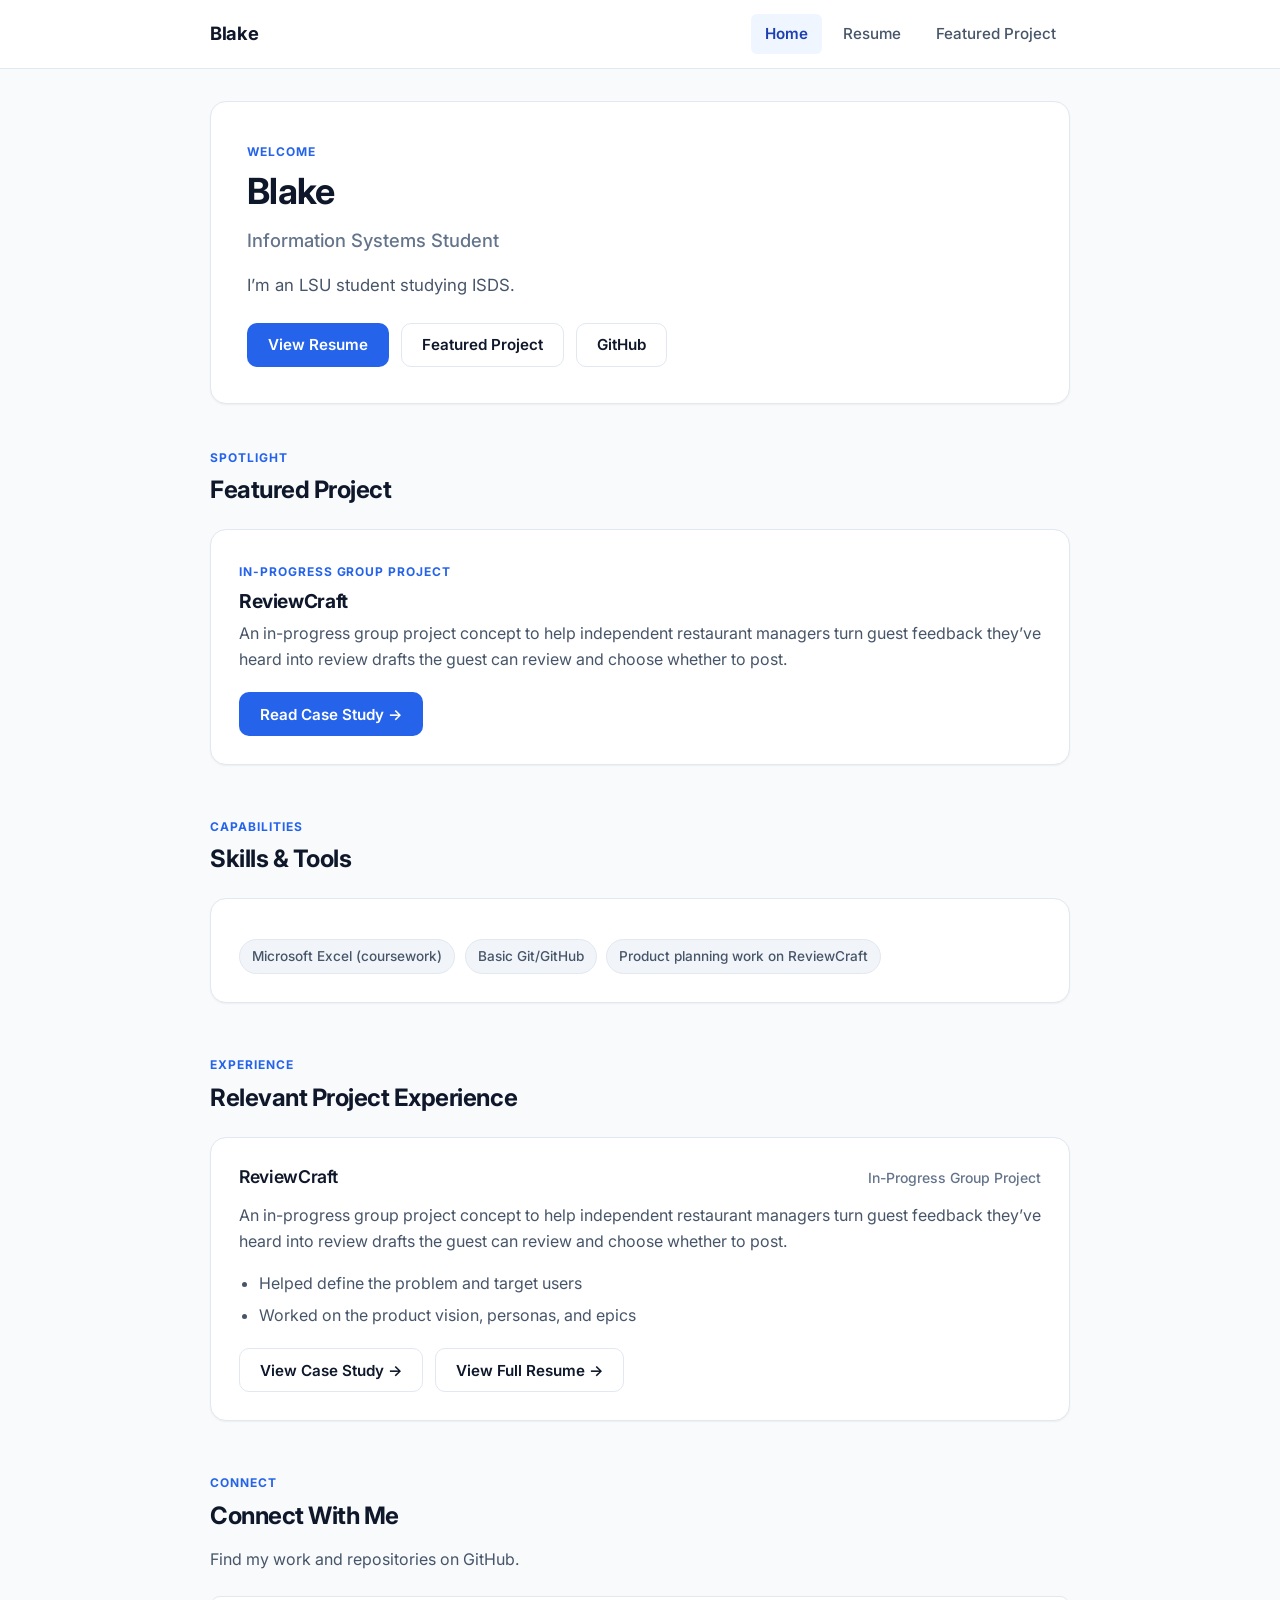
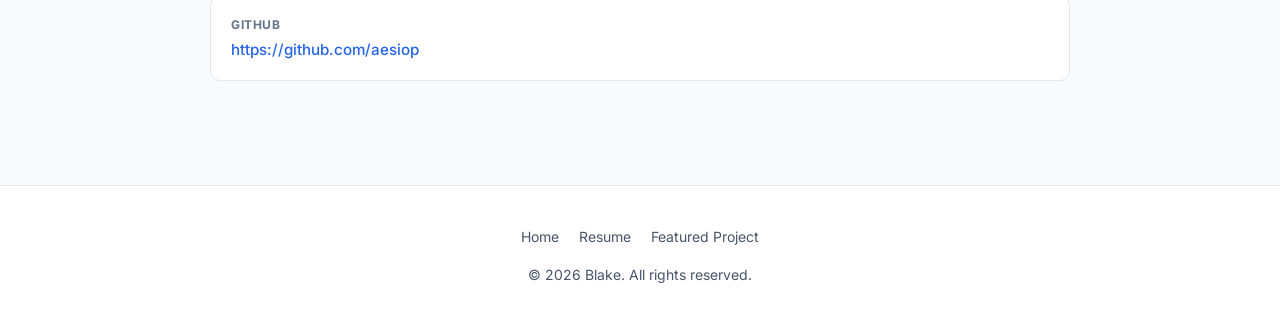
<file: index.html>
<!DOCTYPE html>
<html lang="en">

<head>
  <meta charset="UTF-8">
  <meta name="viewport" content="width=device-width, initial-scale=1.0">
  <meta name="description" content="Personal website and portfolio of Blake">
  <title>Blake | Portfolio</title>
  <link rel="stylesheet" href="styles.css">
</head>

<body>

  <!-- Navigation Header -->
  <header class="site-header">
    <nav class="nav-container" aria-label="Main Navigation">
      <a href="index.html" class="brand-link">
        <span>Blake</span>
      </a>
      <ul class="nav-links">
        <li><a href="index.html" class="nav-link active" aria-current="page">Home</a></li>
        <li><a href="resume.html" class="nav-link">Resume</a></li>
        <li><a href="project.html" class="nav-link">Featured Project</a></li>
      </ul>
    </nav>
  </header>

  <!-- Main Content -->
  <main class="main-content">
    <div class="container">

      <!-- Profile Hero Section -->
      <section class="profile-card" aria-labelledby="profile-heading">
        <div class="profile-details">
          <span class="section-label">Welcome</span>
          <h1 id="profile-heading">Blake</h1>
          <p class="profile-title">Information Systems Student</p>
          <p class="profile-bio">
            I’m an LSU student studying ISDS.
          </p>
          <div class="button-group">
            <a href="resume.html" class="btn btn-primary">View Resume</a>
            <a href="project.html" class="btn btn-secondary">Featured Project</a>
            <a href="https://github.com/aesiop" target="_blank" rel="noopener noreferrer" class="btn btn-secondary">GitHub</a>
          </div>
        </div>
      </section>

      <!-- Featured Project Highlight -->
      <section class="section-block" aria-labelledby="featured-project-heading">
        <div class="section-header">
          <span class="section-label">Spotlight</span>
          <h2 id="featured-project-heading">Featured Project</h2>
        </div>
        <article class="card">
          <span class="section-label">In-Progress Group Project</span>
          <h3>ReviewCraft</h3>
          <p>An in-progress group project concept to help independent restaurant managers turn guest feedback they’ve heard into review drafts the guest can review and choose whether to post.</p>

          <div class="button-group" style="margin-top: 1.25rem;">
            <a href="project.html" class="btn btn-primary">Read Case Study &rarr;</a>
          </div>
        </article>
      </section>

      <!-- Skills Section -->
      <section class="section-block" aria-labelledby="skills-heading">
        <div class="section-header">
          <span class="section-label">Capabilities</span>
          <h2 id="skills-heading">Skills &amp; Tools</h2>
        </div>

        <div class="card">
          <div class="skill-tags">
            <span class="skill-tag">Microsoft Excel (coursework)</span>
            <span class="skill-tag"><a href="https://github.com/aesiop" target="_blank" rel="noopener noreferrer" style="color: inherit; text-decoration: none;">Basic Git/GitHub</a></span>
            <span class="skill-tag">Product planning work on ReviewCraft</span>
          </div>
        </div>
      </section>

      <!-- Experience Summary Section -->
      <section class="section-block" aria-labelledby="experience-heading">
        <div class="section-header">
          <span class="section-label">Experience</span>
          <h2 id="experience-heading">Relevant Project Experience</h2>
        </div>

        <div class="card">
          <div class="timeline-header">
            <h3 class="timeline-role">ReviewCraft</h3>
            <span class="timeline-meta">In-Progress Group Project</span>
          </div>
          <p style="margin-top: 0.5rem;">
            An in-progress group project concept to help independent restaurant managers turn guest feedback they’ve heard into review drafts the guest can review and choose whether to post.
          </p>
          <ul class="bullet-list" style="margin-top: 0.75rem;">
            <li>Helped define the problem and target users</li>
            <li>Worked on the product vision, personas, and epics</li>
          </ul>

          <div class="button-group" style="margin-top: 1.25rem;">
            <a href="project.html" class="btn btn-secondary">View Case Study &rarr;</a>
            <a href="resume.html" class="btn btn-secondary">View Full Resume &rarr;</a>
          </div>
        </div>
      </section>

      <!-- Contact Information Section -->
      <section id="contact" class="section-block" aria-labelledby="contact-heading">
        <div class="section-header">
          <span class="section-label">Connect</span>
          <h2 id="contact-heading">Connect With Me</h2>
          <p>Find my work and repositories on GitHub.</p>
        </div>

        <div class="contact-grid">
          <div class="contact-card">
            <span class="contact-label">GitHub</span>
            <span class="contact-value"><a href="https://github.com/aesiop" target="_blank" rel="noopener noreferrer">https://github.com/aesiop</a></span>
          </div>
        </div>
      </section>

    </div>
  </main>

  <!-- Site Footer -->
  <footer class="site-footer">
    <div class="container footer-content">
      <ul class="footer-links">
        <li><a href="index.html">Home</a></li>
        <li><a href="resume.html">Resume</a></li>
        <li><a href="project.html">Featured Project</a></li>
      </ul>
      <p>&copy; <span id="year">2026</span> Blake. All rights reserved.</p>
    </div>
  </footer>

</body>

</html>
</file>
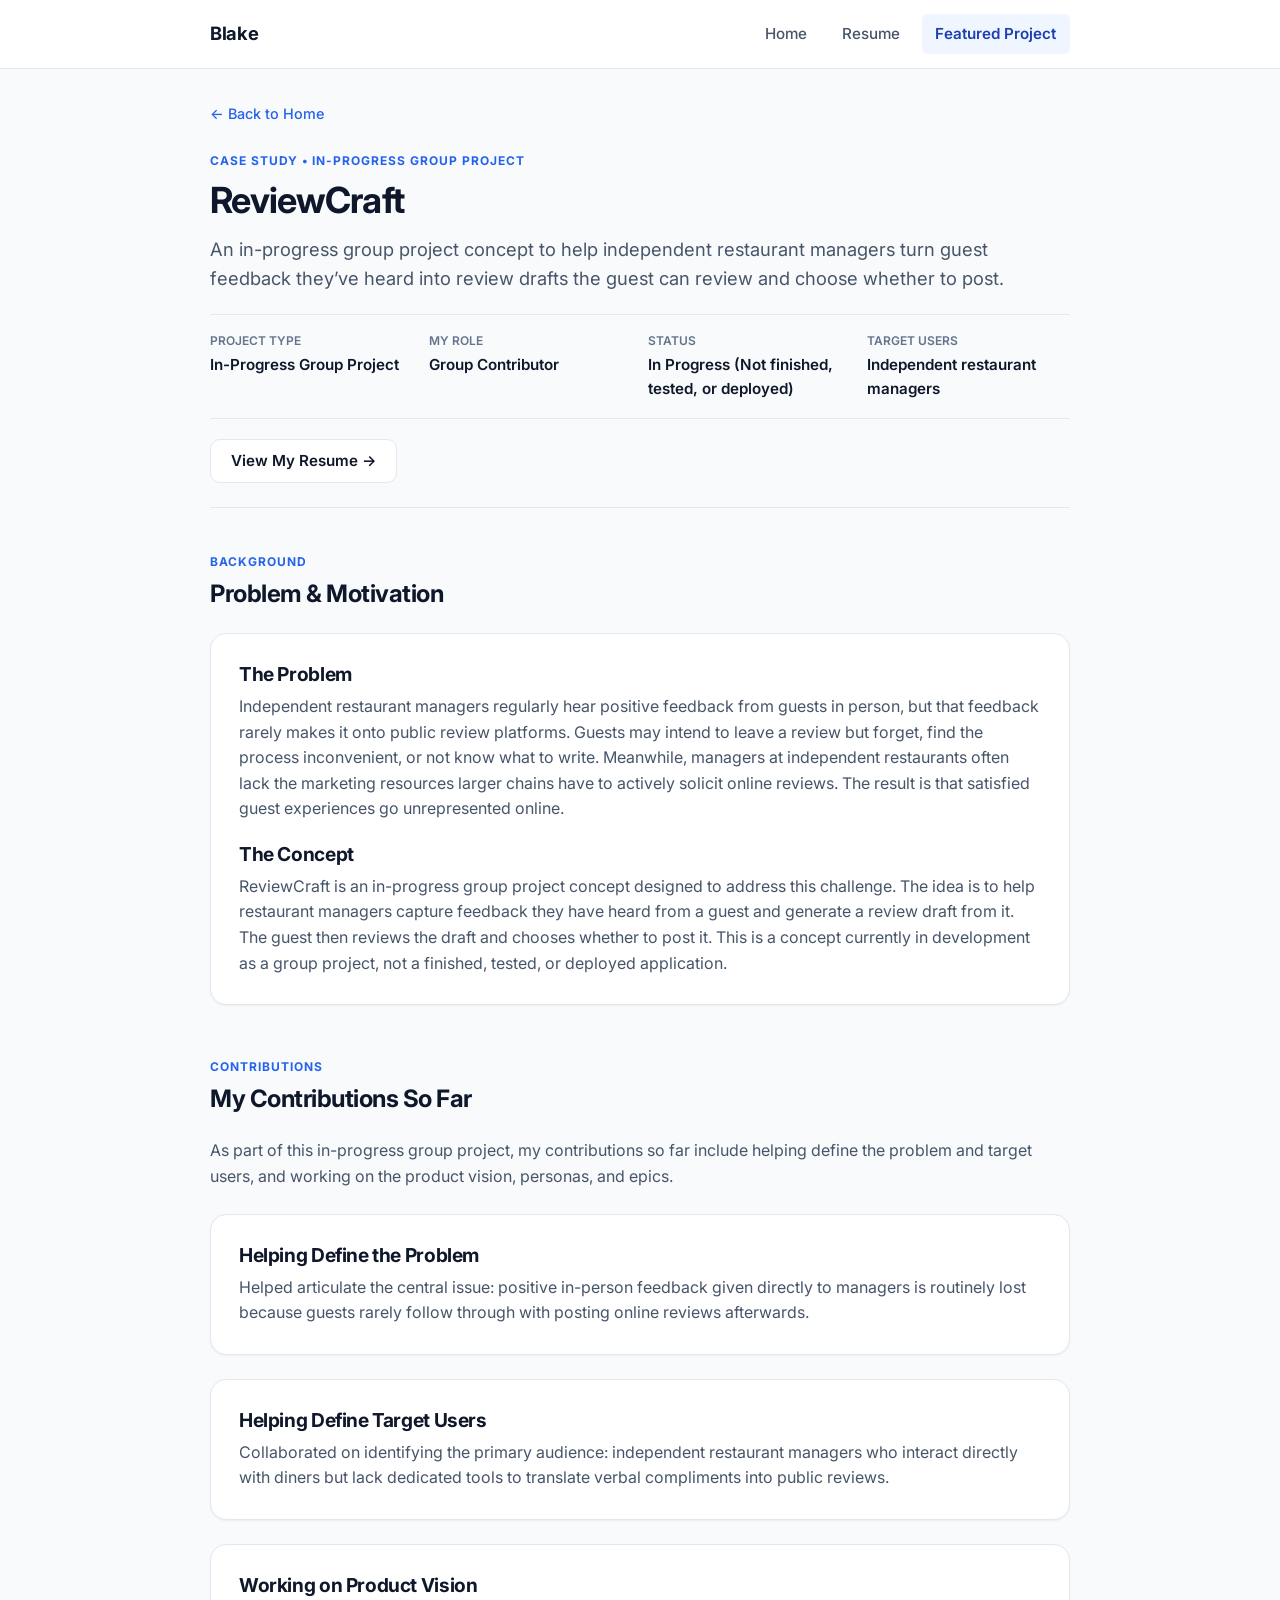
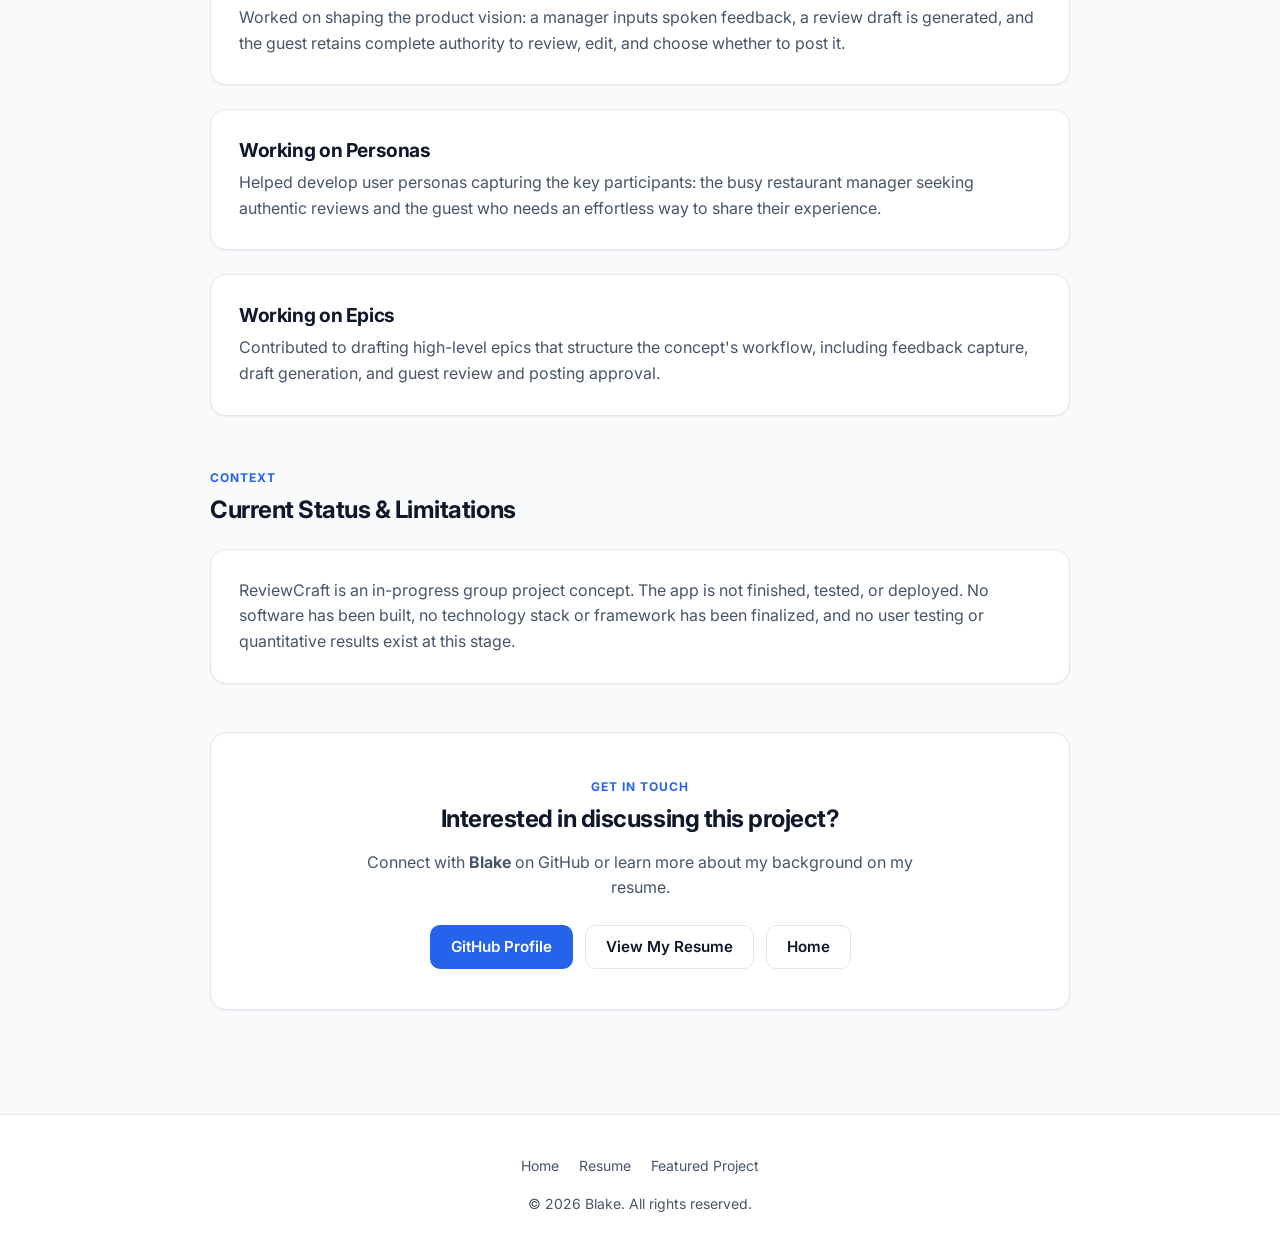
<file: project.html>
<!DOCTYPE html>
<html lang="en">
<head>
  <meta charset="UTF-8">
  <meta name="viewport" content="width=device-width, initial-scale=1.0">
  <meta name="description" content="Case study of ReviewCraft, an in-progress group project concept for independent restaurant managers, by Blake.">
  <title>ReviewCraft Case Study | Blake</title>
  <link rel="stylesheet" href="styles.css">
</head>
<body>

  <!-- Navigation Header -->
  <header class="site-header">
    <nav class="nav-container" aria-label="Main Navigation">
      <a href="index.html" class="brand-link">
        <span>Blake</span>
      </a>
      <ul class="nav-links">
        <li><a href="index.html" class="nav-link">Home</a></li>
        <li><a href="resume.html" class="nav-link">Resume</a></li>
        <li><a href="project.html" class="nav-link active" aria-current="page">Featured Project</a></li>
      </ul>
    </nav>
  </header>

  <!-- Main Content -->
  <main class="main-content">
    <div class="container">

      <!-- Breadcrumb Navigation -->
      <nav aria-label="Breadcrumb" style="margin-bottom: 1.25rem;">
        <a href="index.html" style="font-size: 0.9rem; font-weight: 500;">&larr; Back to Home</a>
      </nav>

      <!-- Project Header -->
      <header class="page-intro">
        <span class="section-label">Case Study &bull; In-Progress Group Project</span>
        <h1>ReviewCraft</h1>
        <p class="lead-text">An in-progress group project concept to help independent restaurant managers turn guest feedback they’ve heard into review drafts the guest can review and choose whether to post.</p>

        <!-- Project Metadata Specs -->
        <div class="meta-specs">
          <div class="meta-spec-item">
            <span class="meta-spec-label">Project Type</span>
            <span class="meta-spec-value">In-Progress Group Project</span>
          </div>
          <div class="meta-spec-item">
            <span class="meta-spec-label">My Role</span>
            <span class="meta-spec-value">Group Contributor</span>
          </div>
          <div class="meta-spec-item">
            <span class="meta-spec-label">Status</span>
            <span class="meta-spec-value">In Progress (Not finished, tested, or deployed)</span>
          </div>
          <div class="meta-spec-item">
            <span class="meta-spec-label">Target Users</span>
            <span class="meta-spec-value">Independent restaurant managers</span>
          </div>
        </div>

        <div class="button-group">
          <a href="resume.html" class="btn btn-secondary">View My Resume &rarr;</a>
        </div>
      </header>

      <!-- Project Overview & Problem Statement -->
      <section class="section-block" aria-labelledby="overview-heading">
        <div class="section-header">
          <span class="section-label">Background</span>
          <h2 id="overview-heading">Problem &amp; Motivation</h2>
        </div>
        <div class="card">
          <h3>The Problem</h3>
          <p>
            Independent restaurant managers regularly hear positive feedback from guests in person, but that feedback rarely makes it onto public review platforms. Guests may intend to leave a review but forget, find the process inconvenient, or not know what to write. Meanwhile, managers at independent restaurants often lack the marketing resources larger chains have to actively solicit online reviews. The result is that satisfied guest experiences go unrepresented online.
          </p>
          <h3 style="margin-top: 1.25rem;">The Concept</h3>
          <p>
            ReviewCraft is an in-progress group project concept designed to address this challenge. The idea is to help restaurant managers capture feedback they have heard from a guest and generate a review draft from it. The guest then reviews the draft and chooses whether to post it. This is a concept currently in development as a group project, not a finished, tested, or deployed application.
          </p>
        </div>
      </section>

      <!-- My Contributions -->
      <section class="section-block" aria-labelledby="contributions-heading">
        <div class="section-header">
          <span class="section-label">Contributions</span>
          <h2 id="contributions-heading">My Contributions So Far</h2>
        </div>

        <p style="margin-bottom: 1.5rem; color: var(--color-text-muted);">
          As part of this in-progress group project, my contributions so far include helping define the problem and target users, and working on the product vision, personas, and epics.
        </p>

        <div class="card-grid">
          <div class="card">
            <h3>Helping Define the Problem</h3>
            <p>Helped articulate the central issue: positive in-person feedback given directly to managers is routinely lost because guests rarely follow through with posting online reviews afterwards.</p>
          </div>

          <div class="card">
            <h3>Helping Define Target Users</h3>
            <p>Collaborated on identifying the primary audience: independent restaurant managers who interact directly with diners but lack dedicated tools to translate verbal compliments into public reviews.</p>
          </div>

          <div class="card">
            <h3>Working on Product Vision</h3>
            <p>Worked on shaping the product vision: a manager inputs spoken feedback, a review draft is generated, and the guest retains complete authority to review, edit, and choose whether to post it.</p>
          </div>

          <div class="card">
            <h3>Working on Personas</h3>
            <p>Helped develop user personas capturing the key participants: the busy restaurant manager seeking authentic reviews and the guest who needs an effortless way to share their experience.</p>
          </div>

          <div class="card">
            <h3>Working on Epics</h3>
            <p>Contributed to drafting high-level epics that structure the concept's workflow, including feedback capture, draft generation, and guest review and posting approval.</p>
          </div>
        </div>
      </section>

      <!-- Project Scope & Limitations -->
      <section class="section-block" aria-labelledby="scope-heading">
        <div class="section-header">
          <span class="section-label">Context</span>
          <h2 id="scope-heading">Current Status &amp; Limitations</h2>
        </div>
        <div class="card">
          <p>
            ReviewCraft is an in-progress group project concept. The app is not finished, tested, or deployed. No software has been built, no technology stack or framework has been finalized, and no user testing or quantitative results exist at this stage.
          </p>
        </div>
      </section>

      <!-- Contact / Author Info Section -->
      <section class="section-block" aria-labelledby="author-heading">
        <div class="card" style="text-align: center; padding: 2.5rem 1.5rem;">
          <span class="section-label">Get In Touch</span>
          <h2 id="author-heading">Interested in discussing this project?</h2>
          <p style="max-width: 600px; margin: 0.5rem auto 1.5rem auto;">
            Connect with <strong>Blake</strong> on GitHub or learn more about my background on my resume.
          </p>
          <div class="button-group" style="justify-content: center;">
            <a href="https://github.com/aesiop" target="_blank" rel="noopener noreferrer" class="btn btn-primary">GitHub Profile</a>
            <a href="resume.html" class="btn btn-secondary">View My Resume</a>
            <a href="index.html" class="btn btn-secondary">Home</a>
          </div>
        </div>
      </section>

    </div>
  </main>

  <!-- Site Footer -->
  <footer class="site-footer">
    <div class="container footer-content">
      <ul class="footer-links">
        <li><a href="index.html">Home</a></li>
        <li><a href="resume.html">Resume</a></li>
        <li><a href="project.html">Featured Project</a></li>
      </ul>
      <p>&copy; 2026 Blake. All rights reserved.</p>
    </div>
  </footer>

</body>
</html>
</file>
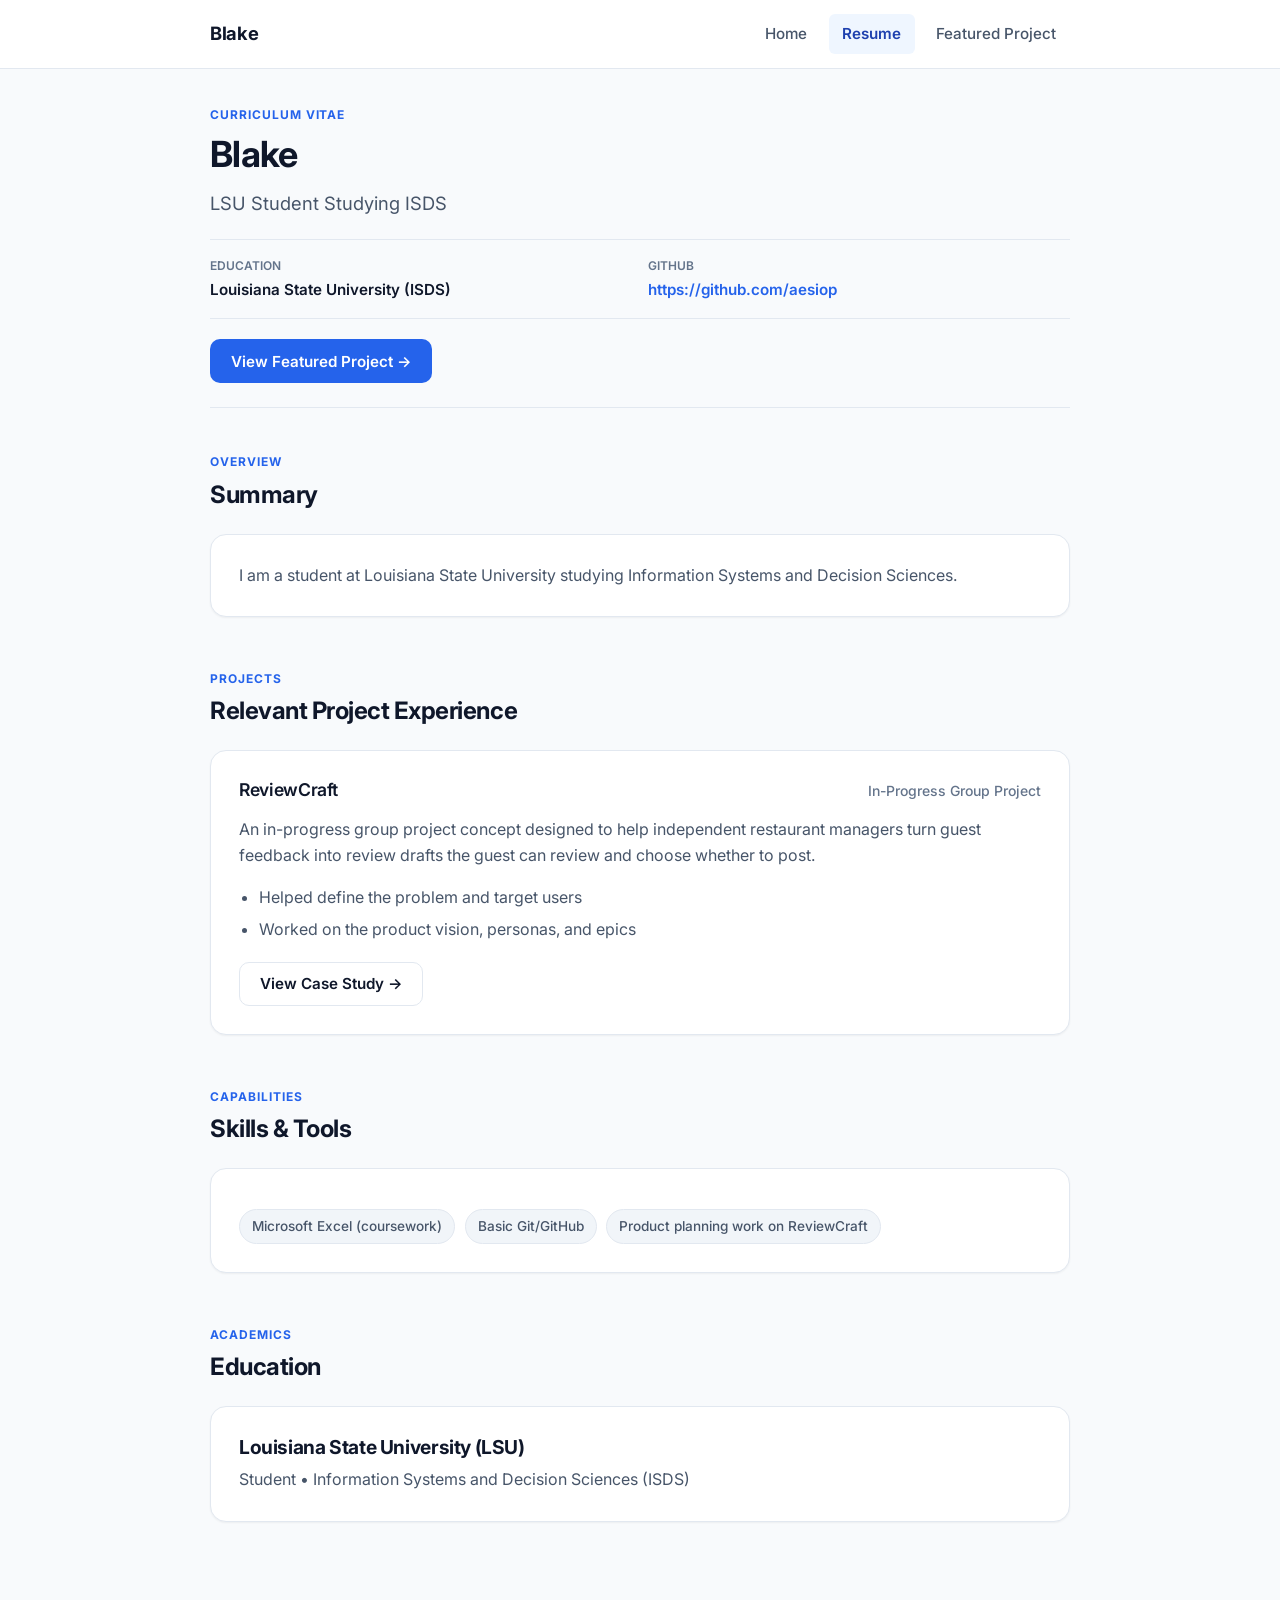
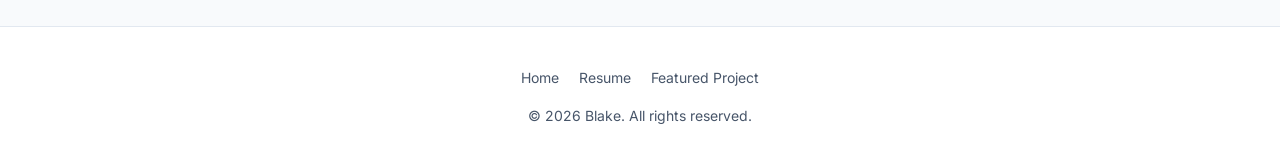
<file: resume.html>
<!DOCTYPE html>
<html lang="en">
<head>
  <meta charset="UTF-8">
  <meta name="viewport" content="width=device-width, initial-scale=1.0">
  <meta name="description" content="Resume of Blake, an LSU student studying ISDS.">
  <title>Resume | Blake</title>
  <link rel="stylesheet" href="styles.css">
</head>
<body>

  <!-- Navigation Header -->
  <header class="site-header">
    <nav class="nav-container" aria-label="Main Navigation">
      <a href="index.html" class="brand-link">
        <span>Blake</span>
      </a>
      <ul class="nav-links">
        <li><a href="index.html" class="nav-link">Home</a></li>
        <li><a href="resume.html" class="nav-link active" aria-current="page">Resume</a></li>
        <li><a href="project.html" class="nav-link">Featured Project</a></li>
      </ul>
    </nav>
  </header>

  <!-- Main Content -->
  <main class="main-content">
    <div class="container">

      <!-- Profile Header & Contact Details -->
      <section class="page-intro">
        <span class="section-label">Curriculum Vitae</span>
        <h1>Blake</h1>
        <p class="lead-text">LSU Student Studying ISDS</p>
        
        <div class="meta-specs">
          <div class="meta-spec-item">
            <span class="meta-spec-label">Education</span>
            <span class="meta-spec-value">Louisiana State University (ISDS)</span>
          </div>
          <div class="meta-spec-item">
            <span class="meta-spec-label">GitHub</span>
            <span class="meta-spec-value"><a href="https://github.com/aesiop" target="_blank" rel="noopener noreferrer">https://github.com/aesiop</a></span>
          </div>
        </div>

        <div class="button-group">
          <a href="project.html" class="btn btn-primary">View Featured Project &rarr;</a>
        </div>
      </section>

      <!-- Summary -->
      <section class="section-block" aria-labelledby="summary-heading">
        <div class="section-header">
          <span class="section-label">Overview</span>
          <h2 id="summary-heading">Summary</h2>
        </div>
        <div class="card">
          <p>
            I am a student at Louisiana State University studying Information Systems and Decision Sciences.
          </p>
        </div>
      </section>

      <!-- Relevant Project Experience -->
      <section class="section-block" aria-labelledby="experience-heading">
        <div class="section-header">
          <span class="section-label">Projects</span>
          <h2 id="experience-heading">Relevant Project Experience</h2>
        </div>
        <div class="card">
          <div class="timeline-header">
            <h3 class="timeline-role">ReviewCraft</h3>
            <span class="timeline-meta">In-Progress Group Project</span>
          </div>
          <p style="margin-top: 0.5rem;">
            An in-progress group project concept designed to help independent restaurant managers turn guest feedback into review drafts the guest can review and choose whether to post.
          </p>
          <ul class="bullet-list" style="margin-top: 0.75rem;">
            <li>Helped define the problem and target users</li>
            <li>Worked on the product vision, personas, and epics</li>
          </ul>
          <div class="button-group" style="margin-top: 1.25rem;">
            <a href="project.html" class="btn btn-secondary">View Case Study &rarr;</a>
          </div>
        </div>
      </section>

      <!-- Skills & Tools -->
      <section class="section-block" aria-labelledby="skills-heading">
        <div class="section-header">
          <span class="section-label">Capabilities</span>
          <h2 id="skills-heading">Skills &amp; Tools</h2>
        </div>
        <div class="card">
          <div class="skill-tags">
            <span class="skill-tag">Microsoft Excel (coursework)</span>
            <span class="skill-tag"><a href="https://github.com/aesiop" target="_blank" rel="noopener noreferrer" style="color: inherit; text-decoration: none;">Basic Git/GitHub</a></span>
            <span class="skill-tag">Product planning work on ReviewCraft</span>
          </div>
        </div>
      </section>

      <!-- Education Section -->
      <section class="section-block" aria-labelledby="education-heading">
        <div class="section-header">
          <span class="section-label">Academics</span>
          <h2 id="education-heading">Education</h2>
        </div>
        <div class="card">
          <h3>Louisiana State University (LSU)</h3>
          <p style="margin-top: 0.25rem;">Student &bull; Information Systems and Decision Sciences (ISDS)</p>
        </div>
      </section>

    </div>
  </main>

  <!-- Site Footer -->
  <footer class="site-footer">
    <div class="container footer-content">
      <ul class="footer-links">
        <li><a href="index.html">Home</a></li>
        <li><a href="resume.html">Resume</a></li>
        <li><a href="project.html">Featured Project</a></li>
      </ul>
      <p>&copy; 2026 Blake. All rights reserved.</p>
    </div>
  </footer>

</body>
</html>
</file>
<file: styles.css>
/* ==========================================================================
   Base Design System & Variables
   Clean, modern, professional typography and layout
   ========================================================================== */
@import url('https://fonts.googleapis.com/css2?family=Inter:wght@300;400;500;600;700&display=swap');

:root {
  --font-family: 'Inter', -apple-system, BlinkMacSystemFont, 'Segoe UI', Roboto, Helvetica, Arial, sans-serif;
  
  /* Color Palette */
  --color-bg: #f8fafc;
  --color-surface: #ffffff;
  --color-surface-subtle: #f1f5f9;
  --color-text-main: #0f172a;
  --color-text-muted: #475569;
  --color-text-light: #64748b;
  --color-border: #e2e8f0;
  --color-border-hover: #cbd5e1;
  
  /* Brand / Accent Colors */
  --color-primary: #2563eb;
  --color-primary-hover: #1d4ed8;
  --color-primary-subtle: #eff6ff;
  --color-primary-text: #1e40af;
  
  /* Geometry & Elevation */
  --radius-sm: 6px;
  --radius-md: 10px;
  --radius-lg: 16px;
  --radius-full: 9999px;
  --shadow-sm: 0 1px 2px 0 rgba(0, 0, 0, 0.05);
  --shadow-md: 0 4px 6px -1px rgba(0, 0, 0, 0.07), 0 2px 4px -2px rgba(0, 0, 0, 0.05);
  --shadow-lg: 0 10px 15px -3px rgba(0, 0, 0, 0.08), 0 4px 6px -4px rgba(0, 0, 0, 0.04);
  
  /* Layout */
  --container-max-width: 900px;
  --transition-fast: 0.15s ease;
  --transition-normal: 0.25s ease;
}

/* ==========================================================================
   Reset & Global Styles
   ========================================================================== */
*, *::before, *::after {
  box-sizing: border-box;
  margin: 0;
  padding: 0;
}

html {
  font-family: var(--font-family);
  font-size: 16px;
  line-height: 1.6;
  color: var(--color-text-main);
  background-color: var(--color-bg);
  -webkit-text-size-adjust: 100%;
  scroll-behavior: smooth;
}

body {
  min-height: 100vh;
  display: flex;
  flex-direction: column;
}

img {
  max-width: 100%;
  height: auto;
  display: block;
}

a {
  color: var(--color-primary);
  text-decoration: none;
  transition: color var(--transition-fast);
}

a:hover {
  color: var(--color-primary-hover);
}

/* ==========================================================================
   Layout Containers
   ========================================================================== */
.container {
  width: 100%;
  max-width: var(--container-max-width);
  margin-left: auto;
  margin-right: auto;
  padding-left: 1.25rem;
  padding-right: 1.25rem;
}

.main-content {
  flex: 1 0 auto;
  padding-top: 2rem;
  padding-bottom: 3.5rem;
}

/* ==========================================================================
   Navigation Bar
   ========================================================================== */
.site-header {
  position: sticky;
  top: 0;
  z-index: 50;
  background-color: rgba(255, 255, 255, 0.92);
  backdrop-filter: blur(8px);
  -webkit-backdrop-filter: blur(8px);
  border-bottom: 1px solid var(--color-border);
}

.nav-container {
  display: flex;
  align-items: center;
  justify-content: space-between;
  height: 4.25rem;
  width: 100%;
  max-width: var(--container-max-width);
  margin: 0 auto;
  padding: 0 1.25rem;
}

.brand-link {
  font-size: 1.15rem;
  font-weight: 700;
  color: var(--color-text-main);
  letter-spacing: -0.015em;
  display: inline-flex;
  align-items: center;
  gap: 0.5rem;
}

.brand-link:hover {
  color: var(--color-primary);
}

.nav-links {
  list-style: none;
  display: flex;
  align-items: center;
  gap: 0.5rem;
}

.nav-link {
  display: inline-block;
  font-size: 0.95rem;
  font-weight: 500;
  color: var(--color-text-muted);
  padding: 0.5rem 0.85rem;
  border-radius: var(--radius-sm);
  transition: all var(--transition-fast);
}

.nav-link:hover {
  color: var(--color-text-main);
  background-color: var(--color-surface-subtle);
}

.nav-link.active {
  color: var(--color-primary-text);
  background-color: var(--color-primary-subtle);
  font-weight: 600;
}

/* ==========================================================================
   Typography & Headers
   ========================================================================== */
h1, h2, h3, h4 {
  color: var(--color-text-main);
  font-weight: 700;
  line-height: 1.25;
  letter-spacing: -0.02em;
}

h1 {
  font-size: 2.25rem;
  margin-bottom: 0.75rem;
}

h2 {
  font-size: 1.5rem;
  margin-bottom: 1rem;
}

h3 {
  font-size: 1.2rem;
  margin-bottom: 0.5rem;
}

p {
  color: var(--color-text-muted);
  margin-bottom: 1rem;
}

p:last-child {
  margin-bottom: 0;
}

.section-label {
  display: inline-block;
  text-transform: uppercase;
  font-size: 0.75rem;
  font-weight: 700;
  letter-spacing: 0.08em;
  color: var(--color-primary);
  margin-bottom: 0.5rem;
}

.page-intro {
  margin-bottom: 2.5rem;
  padding-bottom: 1.5rem;
  border-bottom: 1px solid var(--color-border);
}

.lead-text {
  font-size: 1.15rem;
  line-height: 1.6;
  color: var(--color-text-muted);
}

/* ==========================================================================
   Components: Cards, Sections & Grids
   ========================================================================== */
.section-block {
  margin-bottom: 3rem;
}

.section-header {
  margin-bottom: 1.5rem;
}

.card {
  background-color: var(--color-surface);
  border: 1px solid var(--color-border);
  border-radius: var(--radius-lg);
  padding: 1.75rem;
  box-shadow: var(--shadow-sm);
  transition: transform var(--transition-fast), box-shadow var(--transition-fast), border-color var(--transition-fast);
}

.card:hover {
  border-color: var(--color-border-hover);
  box-shadow: var(--shadow-md);
}

.card-grid {
  display: grid;
  grid-template-columns: 1fr;
  gap: 1.5rem;
}

/* Hero / Profile Card */
.profile-card {
  display: flex;
  align-items: center;
  gap: 2rem;
  background-color: var(--color-surface);
  border: 1px solid var(--color-border);
  border-radius: var(--radius-lg);
  padding: 2.25rem;
  margin-bottom: 2.5rem;
  box-shadow: var(--shadow-sm);
}

.avatar-placeholder {
  width: 130px;
  height: 130px;
  flex-shrink: 0;
  border-radius: var(--radius-full);
  background-color: var(--color-primary-subtle);
  border: 2px dashed var(--color-primary);
  display: flex;
  flex-direction: column;
  align-items: center;
  justify-content: center;
  text-align: center;
  padding: 0.75rem;
  font-size: 0.75rem;
  font-weight: 600;
  color: var(--color-primary-text);
  line-height: 1.3;
}

.avatar-icon {
  width: 32px;
  height: 32px;
  margin-bottom: 0.25rem;
  fill: currentColor;
}

.profile-details {
  flex: 1;
}

.profile-title {
  font-size: 1.15rem;
  font-weight: 500;
  color: var(--color-text-light);
  margin-bottom: 1rem;
}

.profile-bio {
  font-size: 1.05rem;
  line-height: 1.6;
  margin-bottom: 1.5rem;
}

/* Button & Action Links */
.button-group {
  display: flex;
  flex-wrap: wrap;
  gap: 0.75rem;
  margin-top: 1.25rem;
}

.btn {
  display: inline-flex;
  align-items: center;
  justify-content: center;
  gap: 0.5rem;
  font-family: inherit;
  font-size: 0.95rem;
  font-weight: 600;
  padding: 0.65rem 1.25rem;
  border-radius: var(--radius-md);
  border: 1px solid transparent;
  cursor: pointer;
  text-decoration: none;
  transition: all var(--transition-fast);
  line-height: 1.4;
}

.btn-primary {
  background-color: var(--color-primary);
  color: #ffffff;
}

.btn-primary:hover {
  background-color: var(--color-primary-hover);
  color: #ffffff;
  transform: translateY(-1px);
  box-shadow: var(--shadow-sm);
}

.btn-secondary {
  background-color: var(--color-surface);
  color: var(--color-text-main);
  border-color: var(--color-border);
}

.btn-secondary:hover {
  background-color: var(--color-surface-subtle);
  border-color: var(--color-border-hover);
  color: var(--color-text-main);
}

/* Skills Badges */
.skill-tags {
  display: flex;
  flex-wrap: wrap;
  gap: 0.6rem;
  margin-top: 0.75rem;
}

.skill-tag {
  display: inline-flex;
  align-items: center;
  background-color: var(--color-surface-subtle);
  color: var(--color-text-muted);
  border: 1px solid var(--color-border);
  padding: 0.35rem 0.75rem;
  border-radius: var(--radius-full);
  font-size: 0.85rem;
  font-weight: 500;
}

/* Timeline / Experience Items */
.timeline {
  display: flex;
  flex-direction: column;
  gap: 1.5rem;
}

.timeline-item {
  position: relative;
  padding-left: 1.5rem;
  border-left: 2px solid var(--color-border);
}

.timeline-item::before {
  content: '';
  position: absolute;
  left: -5px;
  top: 6px;
  width: 8px;
  height: 8px;
  border-radius: var(--radius-full);
  background-color: var(--color-primary);
}

.timeline-header {
  display: flex;
  flex-wrap: wrap;
  justify-content: space-between;
  align-items: baseline;
  gap: 0.5rem;
  margin-bottom: 0.25rem;
}

.timeline-role {
  font-size: 1.1rem;
  font-weight: 600;
  color: var(--color-text-main);
}

.timeline-meta {
  font-size: 0.875rem;
  color: var(--color-text-light);
  font-weight: 500;
}

.timeline-company {
  font-weight: 600;
  color: var(--color-primary);
  margin-bottom: 0.5rem;
  font-size: 0.95rem;
}

.bullet-list {
  list-style: disc;
  padding-left: 1.25rem;
  margin-top: 0.5rem;
  color: var(--color-text-muted);
}

.bullet-list li {
  margin-bottom: 0.4rem;
}

.bullet-list li:last-child {
  margin-bottom: 0;
}

/* Contact List */
.contact-grid {
  display: grid;
  grid-template-columns: repeat(auto-fit, minmax(220px, 1fr));
  gap: 1rem;
  margin-top: 1rem;
}

.contact-card {
  background-color: var(--color-surface);
  border: 1px solid var(--color-border);
  border-radius: var(--radius-md);
  padding: 1.1rem 1.25rem;
  display: flex;
  flex-direction: column;
  gap: 0.25rem;
  transition: all var(--transition-fast);
}

.contact-card:hover {
  border-color: var(--color-primary);
}

.contact-label {
  font-size: 0.75rem;
  text-transform: uppercase;
  font-weight: 700;
  letter-spacing: 0.05em;
  color: var(--color-text-light);
}

.contact-value {
  font-size: 0.95rem;
  font-weight: 500;
  color: var(--color-text-main);
  word-break: break-all;
}

/* Media / Project Placeholder Box */
.media-placeholder {
  width: 100%;
  aspect-ratio: 16 / 9;
  background-color: var(--color-surface-subtle);
  border: 2px dashed var(--color-border-hover);
  border-radius: var(--radius-md);
  display: flex;
  flex-direction: column;
  align-items: center;
  justify-content: center;
  text-align: center;
  padding: 1.5rem;
  color: var(--color-text-light);
  margin-bottom: 1.5rem;
}

.media-placeholder-icon {
  width: 42px;
  height: 42px;
  margin-bottom: 0.5rem;
  stroke: var(--color-text-light);
}

/* Meta Data Table / Specs */
.meta-specs {
  display: grid;
  grid-template-columns: repeat(auto-fit, minmax(160px, 1fr));
  gap: 1rem;
  padding: 1rem 0;
  margin: 1.25rem 0;
  border-top: 1px solid var(--color-border);
  border-bottom: 1px solid var(--color-border);
}

.meta-spec-item {
  display: flex;
  flex-direction: column;
  gap: 0.2rem;
}

.meta-spec-label {
  font-size: 0.75rem;
  text-transform: uppercase;
  font-weight: 600;
  color: var(--color-text-light);
}

.meta-spec-value {
  font-size: 0.95rem;
  font-weight: 600;
  color: var(--color-text-main);
}

/* Placeholder callout highlight */
.placeholder-box {
  display: inline-block;
  background-color: #fef3c7;
  color: #92400e;
  border: 1px dashed #d97706;
  border-radius: var(--radius-sm);
  padding: 0.15rem 0.5rem;
  font-weight: 500;
}

/* ==========================================================================
   Footer
   ========================================================================== */
.site-footer {
  border-top: 1px solid var(--color-border);
  background-color: var(--color-surface);
  padding: 2.5rem 0;
  font-size: 0.875rem;
  color: var(--color-text-light);
  margin-top: auto;
}

.footer-content {
  display: flex;
  flex-direction: column;
  align-items: center;
  justify-content: center;
  text-align: center;
  gap: 1rem;
}

.footer-links {
  list-style: none;
  display: flex;
  gap: 1.25rem;
}

.footer-links a {
  color: var(--color-text-muted);
}

.footer-links a:hover {
  color: var(--color-primary);
}

/* ==========================================================================
   Mobile & Responsive Adjustments
   ========================================================================== */
@media (max-width: 768px) {
  .nav-container {
    height: auto;
    padding-top: 0.85rem;
    padding-bottom: 0.85rem;
    flex-direction: column;
    gap: 0.75rem;
  }

  .nav-links {
    width: 100%;
    justify-content: center;
    gap: 0.35rem;
  }

  .nav-link {
    padding: 0.4rem 0.65rem;
    font-size: 0.9rem;
  }

  .profile-card {
    flex-direction: column;
    text-align: center;
    padding: 1.5rem;
    gap: 1.25rem;
  }

  .avatar-placeholder {
    width: 110px;
    height: 110px;
  }

  .button-group {
    justify-content: center;
  }

  h1 {
    font-size: 1.85rem;
  }

  h2 {
    font-size: 1.35rem;
  }

  .timeline-header {
    flex-direction: column;
    align-items: flex-start;
    gap: 0.15rem;
  }

  .meta-specs {
    grid-template-columns: 1fr 1fr;
  }
}
</file>
